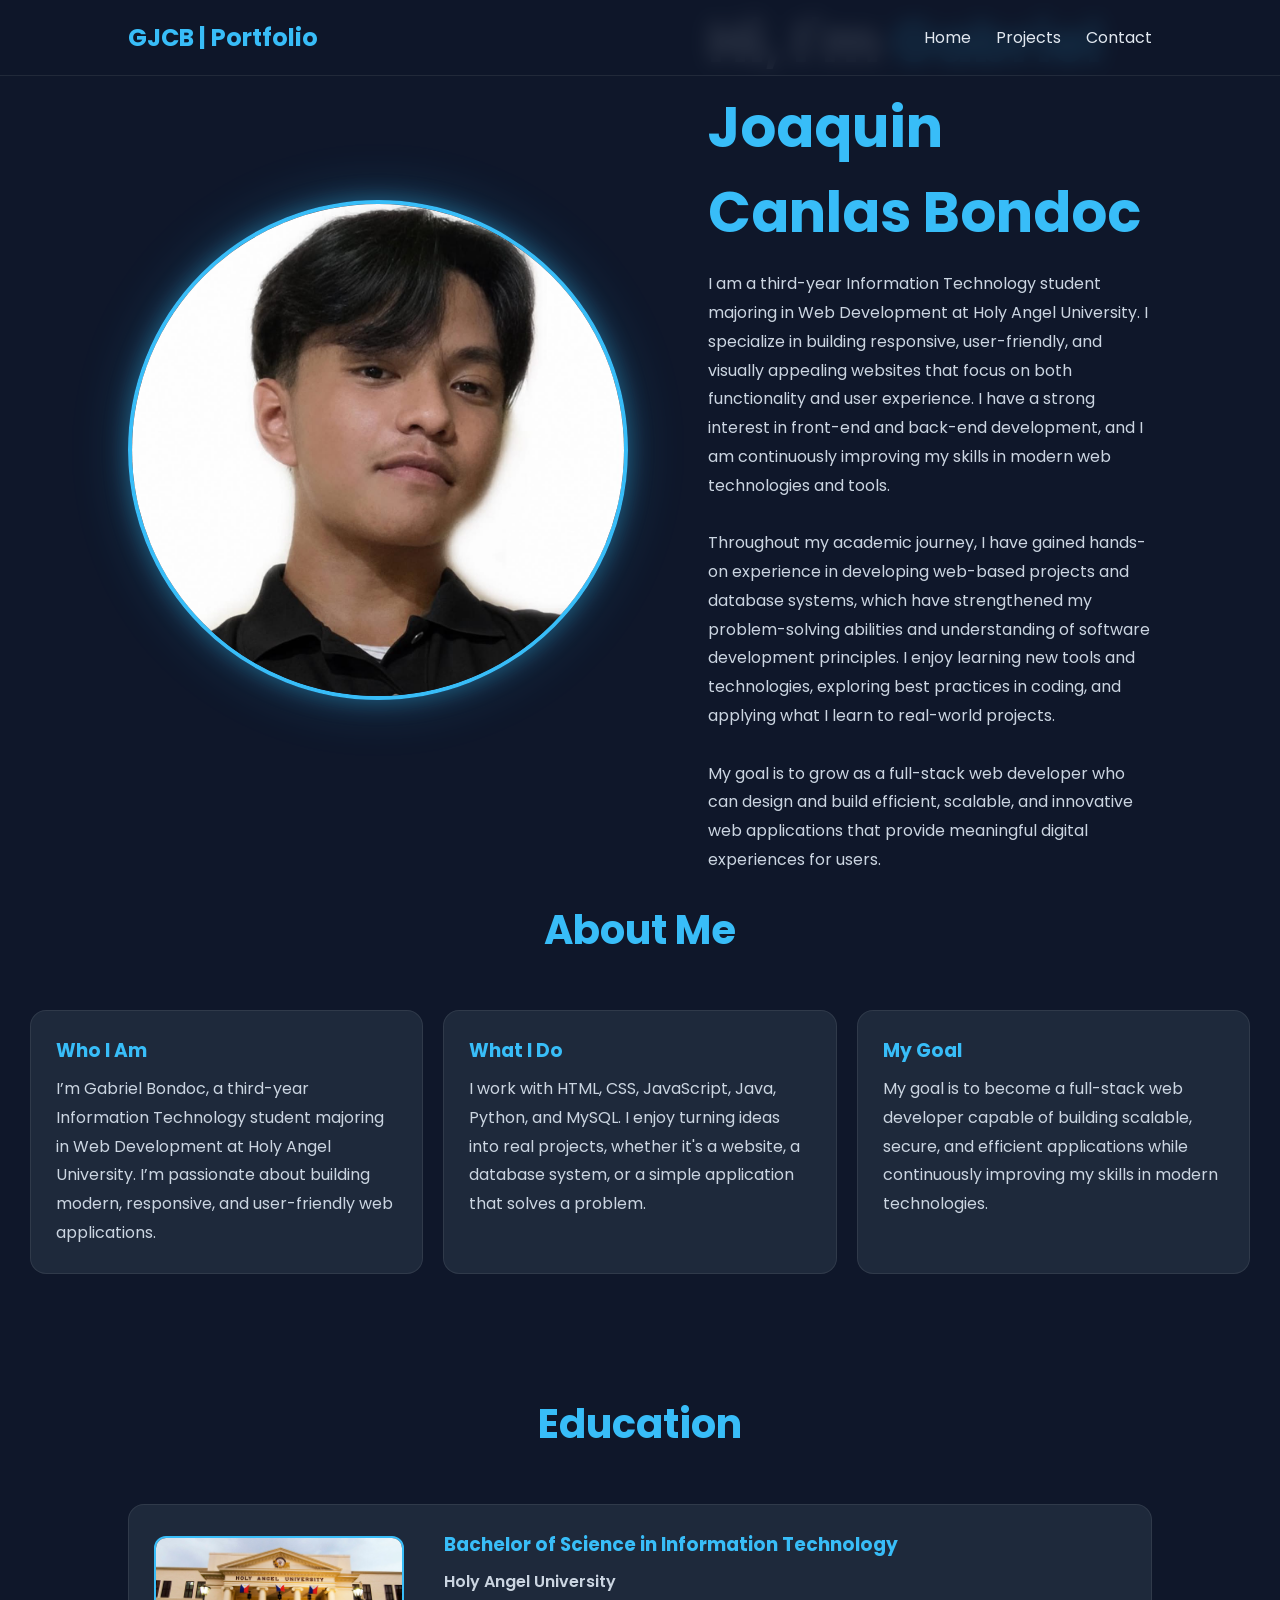
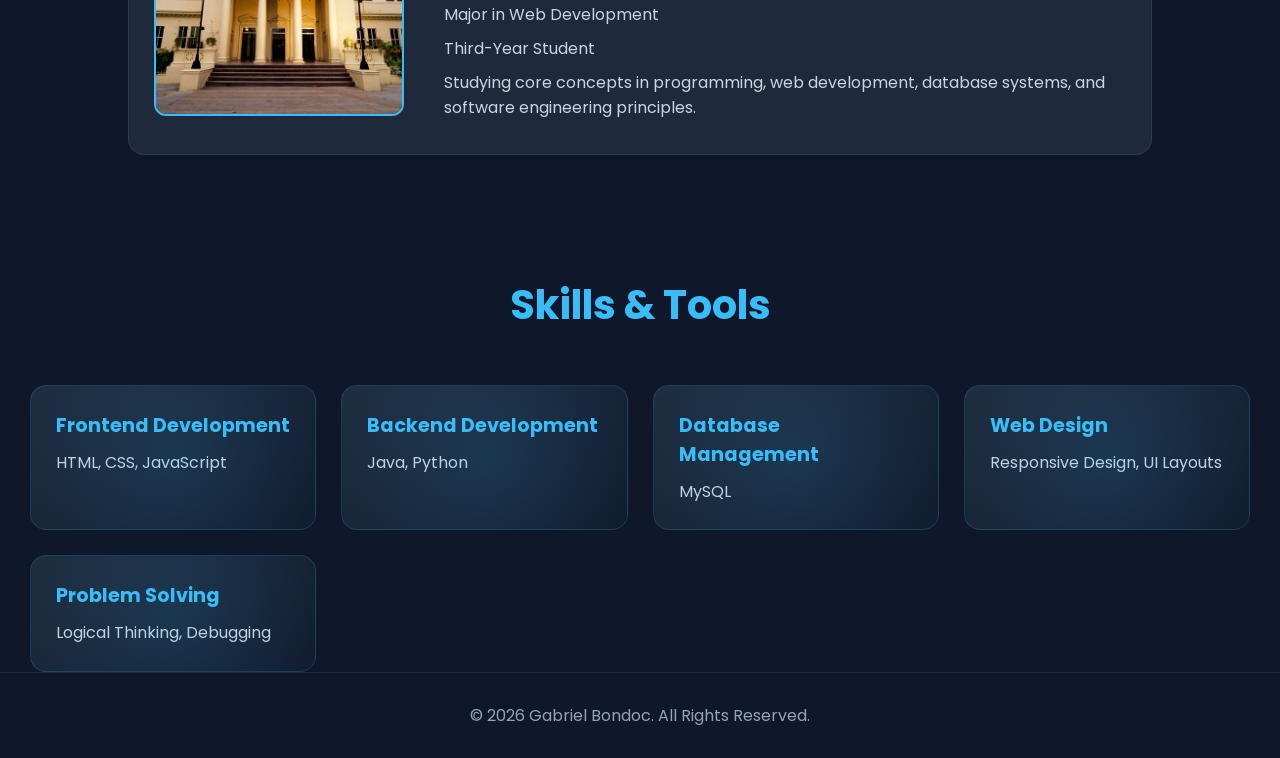
<file: index.html>
<!DOCTYPE html>
<html lang="en">
<head>
    <meta charset="UTF-8">
    <meta name="viewport" content="width=device-width, initial-scale=1.0">
    <title>Gabriel Joaquin Canlas Bondoc | Portfolio</title>

    <link rel="stylesheet" href="css/style.css">
</head>
<body>

    <!-- NAVIGATION -->
    <header>
        <h2>GJCB | Portfolio</h2>

        <nav>
            <ul>
                <li><a href="index.html">Home</a></li>
                <li><a href="projects.html">Projects</a></li>
                <li><a href="contact.html">Contact</a></li>
            </ul>
        </nav>
    </header>

    <!-- HERO SECTION -->
<main class="hero">

    <div class="hero-content">

        <!-- LEFT SIDE: IMAGE -->
        <div class="hero-image">
            <img src="images/displaypic.jpg" alt="Gabriel Bondoc">
        </div>

        <!-- RIGHT SIDE: TEXT -->
        <div class="hero-text">

            <h1>Hi, I'm <span>Gabriel Joaquin Canlas Bondoc </span></h1>

            <p>
                I am a third-year Information Technology student majoring in Web Development at Holy Angel University. I 
                specialize in building responsive, user-friendly, and visually appealing websites that focus on both functionality
                and user experience. I have a strong interest in front-end and back-end development, and I am continuously improving
                my skills in modern web technologies and tools.
                <br><br>
                Throughout my academic journey, I have gained hands-on experience in developing web-based projects and database 
                systems, which have strengthened my problem-solving abilities and understanding of software development principles. 
                I enjoy learning new tools and technologies, exploring best practices in coding, and applying what I learn to 
                real-world projects.
                <br><br>
                My goal is to grow as a full-stack web developer who can design and build efficient, scalable, and innovative 
                web applications that provide meaningful digital experiences for users.
            </p>

        </div>

    </div>

</main>

    <!-- ABOUT ME -->
<section class="about-section" id="about">

    <h2 class="section-title">About Me</h2>

    <div class="about-container">

        <div class="about-card">
            <h3>Who I Am</h3>
            <p>
                I’m Gabriel Bondoc, a third-year Information Technology student
                majoring in Web Development at Holy Angel University. I’m passionate
                about building modern, responsive, and user-friendly web applications.
            </p>
        </div>

        <div class="about-card">
            <h3>What I Do</h3>
            <p>
                I work with HTML, CSS, JavaScript, Java, Python, and MySQL.
                I enjoy turning ideas into real projects, whether it's a website,
                a database system, or a simple application that solves a problem.
            </p>
        </div>

        <div class="about-card">
            <h3>My Goal</h3>
            <p>
                My goal is to become a full-stack web developer capable of building
                scalable, secure, and efficient applications while continuously
                improving my skills in modern technologies.
            </p>
        </div>

    </div>

</section>

    <!-- EDUCATION -->
<section class="education-section" id="education">

    <h2 class="section-title">Education</h2>

    <div class="education-card">

        <!-- LEFT: IMAGE -->
        <div class="education-image">
            <img src="images/school.jpg" alt="Holy Angel University">
        </div>

        <!-- RIGHT: DETAILS -->
        <div class="education-info">

            <h3>Bachelor of Science in Information Technology</h3>

            <p class="school">
                Holy Angel University
            </p>

            <p>
                Major in Web Development
            </p>

            <p>
                Third-Year Student
            </p>

            <p>
                Studying core concepts in programming, web development,
                database systems, and software engineering principles.
            </p>

        </div>

    </div>

</section>


    <!-- SKILLS -->
<section class="skills-section" id="skills">

    <h2 class="section-title">Skills & Tools</h2>

    <div class="skills-container">

        <div class="skill-card">
            <h3>Frontend Development</h3>
            <p>HTML, CSS, JavaScript</p>
        </div>

        <div class="skill-card">
            <h3>Backend Development</h3>
            <p>Java, Python</p>
        </div>

        <div class="skill-card">
            <h3>Database Management</h3>
            <p>MySQL</p>
        </div>

        <div class="skill-card">
            <h3>Web Design</h3>
            <p>Responsive Design, UI Layouts</p>
        </div>

        <div class="skill-card">
            <h3>Problem Solving</h3>
            <p>Logical Thinking, Debugging</p>
        </div>

    </div>

</section>

    <!-- FOOTER -->
    <footer>

        <p>
            © 2026 Gabriel Bondoc. All Rights Reserved.
        </p>

    </footer>

</body>
</html>
</file>
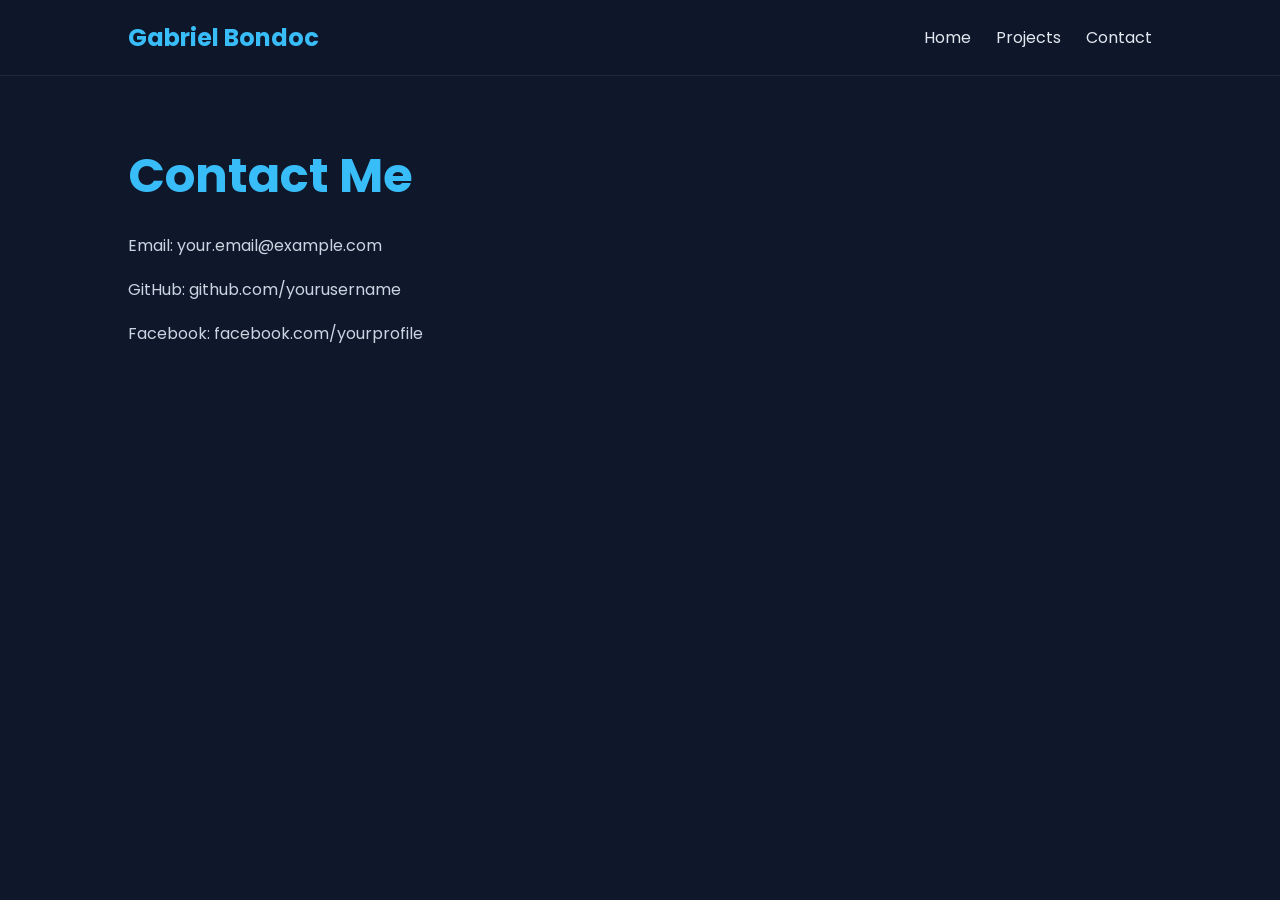
<file: contact.html>
<!DOCTYPE html>
<html>
<head>
    <title>Contact Me</title>
    <link rel="stylesheet" href="css/style.css">
</head>
<body>

<header>
    <h2>Gabriel Bondoc</h2>

    <nav>
        <ul>
            <li><a href="index.html">Home</a></li>
            <li><a href="projects.html">Projects</a></li>
            <li><a href="contact.html">Contact</a></li>
        </ul>
    </nav>
</header>

<section class="page-content">

    <h1>Contact Me</h1>

    <p>Email: your.email@example.com</p>
    <p>GitHub: github.com/yourusername</p>
    <p>Facebook: facebook.com/yourprofile</p>

</section>

</body>
</html>
</file>
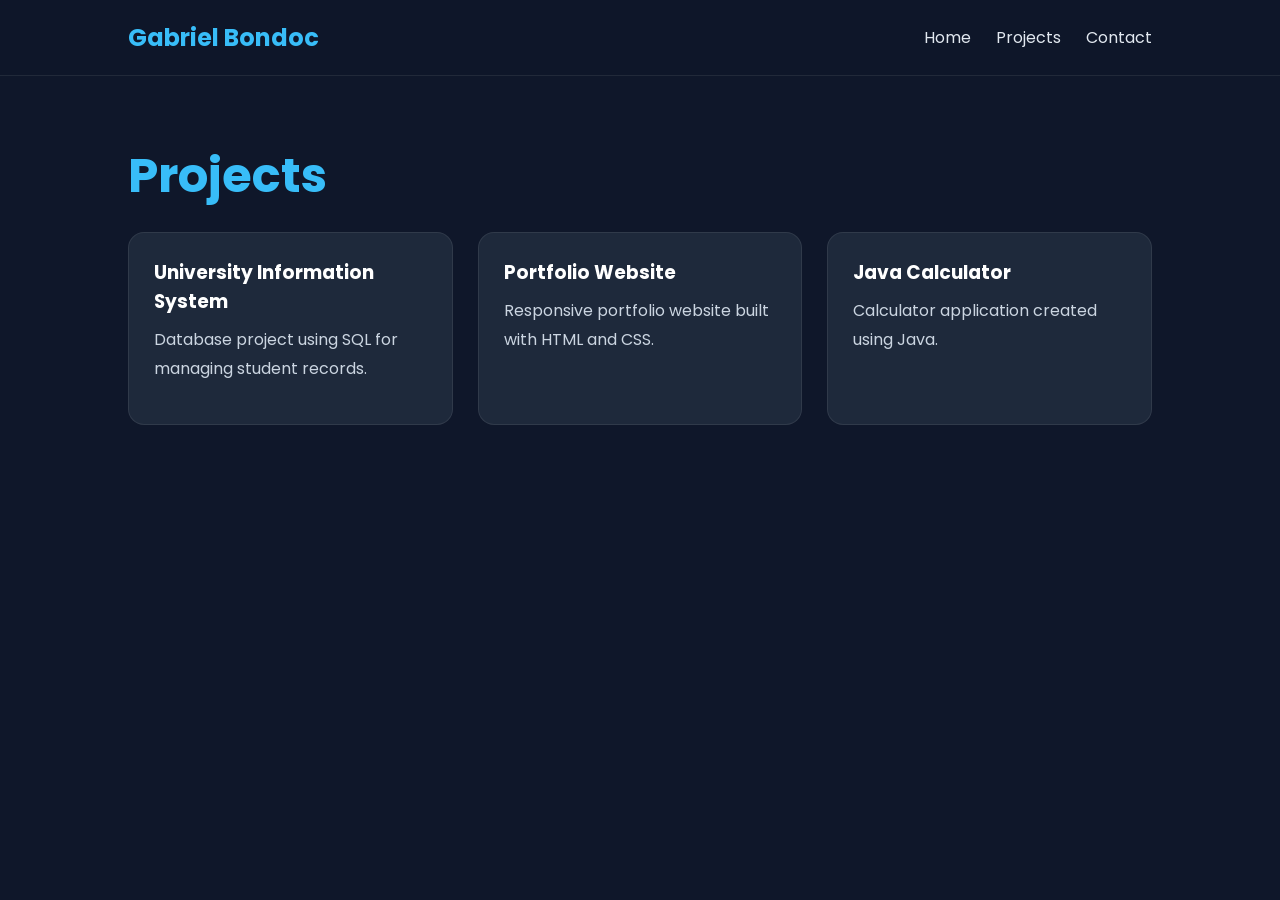
<file: projects.html>
<!DOCTYPE html>
<html>
<head>
    <title>Projects</title>
    <link rel="stylesheet" href="css/style.css">
</head>
<body>

<header>
    <h2>Gabriel Bondoc</h2>

    <nav>
        <ul>
            <li><a href="index.html">Home</a></li>
            <li><a href="projects.html">Projects</a></li>
            <li><a href="contact.html">Contact</a></li>
        </ul>
    </nav>
</header>

<section class="page-content">

    <h1>Projects</h1>

    <div class="projects">

        <div class="card">
            <h3>University Information System</h3>
            <p>
                Database project using SQL for managing student records.
            </p>
        </div>

        <div class="card">
            <h3>Portfolio Website</h3>
            <p>
                Responsive portfolio website built with HTML and CSS.
            </p>
        </div>

        <div class="card">
            <h3>Java Calculator</h3>
            <p>
                Calculator application created using Java.
            </p>
        </div>

    </div>

</section>

</body>
</html>
</file>
<file: css/style.css>
@import url('https://fonts.googleapis.com/css2?family=Poppins:wght@300;400;500;600;700&display=swap');

*{
    margin: 0;
    padding: 0;
    box-sizing: border-box;
    font-family: 'Poppins', sans-serif;
    scroll-behavior: smooth;
}

body{
    background: #0f172a;
    color: #e2e8f0;
}

/* HEADER */

header{
    position: fixed;
    width: 100%;
    top: 0;
    z-index: 1000;

    display: flex;
    justify-content: space-between;
    align-items: center;

    padding: 20px 10%;

    background: rgba(15, 23, 42, 0.85);
    backdrop-filter: blur(10px);
    border-bottom: 1px solid rgba(255,255,255,0.08);
}

header h2{
    color: #38bdf8;
}

nav ul{
    display: flex;
    gap: 25px;
    list-style: none;
}

nav a{
    color: #e2e8f0;
    text-decoration: none;
    transition: 0.3s;
}

nav a:hover{
    color: #38bdf8;
}

/* HERO */

.hero{
    min-height: 100vh;
    display: flex;
    align-items: center;
    justify-content: center;
    padding: 0 10%;
}

.hero-content{
    display: flex;
    align-items: center;
    justify-content: space-between;
    gap: 80px;
    width: 100%;
}

/* LEFT IMAGE */
.hero-image{
    flex: 1;
    display: flex;
    justify-content: center;
}

.hero-image img{
    width: 500px;
    height: 500px;
    object-fit: cover;

    border-radius: 50%;
    border: 4px solid #38bdf8;

    box-shadow:
        0 0 25px rgba(56,189,248,0.4),
        0 0 60px rgba(56,189,248,0.2);

    transition: 0.3s ease;
}

.hero-image img:hover{
    transform: scale(1.05);
}

/* RIGHT TEXT */
.hero-text{
    flex: 1;
}

.hero-text h1{
    font-size: 3.5rem;
    margin-bottom: 15px;
}

.hero-text span{
    color: #38bdf8;
}

.hero-text p{
    color: #cbd5e1;
    line-height: 1.8;
    margin-bottom: 25px;
}

/* BUTTONS */
.hero-buttons{
    display: flex;
    gap: 15px;
}

.secondary-btn{
    background: transparent;
    border: 2px solid #38bdf8;
    color: #38bdf8;
}

.secondary-btn:hover{
    background: #38bdf8;
    color: #0f172a;
}

/* SECTIONS */

/* SECTION TITLE */
.section-title{
    font-size: 2.5rem;
    color: #38bdf8;
    text-align: center;
    margin-bottom: 50px;
}

/* ABOUT CONTAINER */
.about-container{
    display: grid;
    grid-template-columns: repeat(auto-fit, minmax(280px, 1fr));
    gap: 20px;
    padding-left: 30px;
    padding-right: 30px;
}

/* ABOUT CARDS */
.about-card{
    background: #1e293b;
    border: 1px solid rgba(255,255,255,0.08);
    padding: 25px;
    border-radius: 16px;

    transition: 0.4s ease;

    opacity: 0.9;
    transform: translateY(20px);
}

/* HOVER EFFECT */
.about-card:hover{
    transform: translateY(-10px) scale(1.02);
    border-color: #38bdf8;
    box-shadow: 0 0 25px rgba(56,189,248,0.15);
}

/* CARD TITLE */
.about-card h3{
    color: #38bdf8;
    margin-bottom: 10px;
}

/* TEXT */
.about-card p{
    color: #cbd5e1;
    line-height: 1.8;
}

/* SMOOTH FADE-IN ANIMATION */
.about-card{
    animation: fadeUp 0.8s ease forwards;
}

.about-card:nth-child(1){ animation-delay: 0.1s; }
.about-card:nth-child(2){ animation-delay: 0.2s; }
.about-card:nth-child(3){ animation-delay: 0.3s; }

@keyframes fadeUp{
    from{
        opacity: 0;
        transform: translateY(30px);
    }
    to{
        opacity: 1;
        transform: translateY(0);
    }
}

/* PROJECTS */

.projects{
    display: grid;
    grid-template-columns: repeat(auto-fit,minmax(280px,1fr));
    gap: 25px;
}

.card{
    background: #1e293b;
    border: 1px solid rgba(255,255,255,0.08);

    padding: 25px;
    border-radius: 16px;

    transition: 0.3s;
}

.card:hover{
    transform: translateY(-10px);
    border-color: #38bdf8;
    box-shadow: 0 0 20px rgba(56,189,248,0.15);
}

.card h3{
    margin-bottom: 10px;
    color: white;
}

.card p{
    color: #94a3b8;
}

/* SKILLS GRID CONTAINER */
.skills-container{
    display: grid;
    grid-template-columns: repeat(auto-fit, minmax(250px, 1fr));
    gap: 25px;
    padding-left: 30px;
    padding-right: 30px;
}

/* SKILL CARD */
.skill-card{
    background: linear-gradient(145deg, #1e293b, #0f172a);
    border: 1px solid rgba(56,189,248,0.2);

    padding: 25px;
    border-radius: 16px;

    transition: 0.4s ease;

    position: relative;
    overflow: hidden;
}

/* GLOW EFFECT */
.skill-card::before{
    content: "";
    position: absolute;
    top: -50%;
    left: -50%;
    width: 200%;
    height: 200%;

    background: radial-gradient(circle, rgba(56,189,248,0.15), transparent 60%);
    transform: rotate(25deg);
}

/* HOVER EFFECT */
.skill-card:hover{
    transform: translateY(-10px);
    border-color: #38bdf8;
    box-shadow: 0 0 25px rgba(56,189,248,0.2);
}

/* TITLE */
.skill-card h3{
    color: #38bdf8;
    margin-bottom: 10px;
    font-size: 1.2rem;
}

/* DESCRIPTION */
.skill-card p{
    color: #cbd5e1;
    line-height: 1.6;
}

/* SECTION TITLE */
.section-title{
    font-size: 2.5rem;
    color: #38bdf8;
    text-align: center;
    margin-bottom: 50px;
}

/* CONTACT */

#contact p{
    margin-bottom: 10px;
    color: #cbd5e1;
}

/* FOOTER */

footer{
    text-align: center;
    padding: 30px;
    border-top: 1px solid rgba(255,255,255,0.08);
    color: #94a3b8;
}

/* SCROLLBAR */

::-webkit-scrollbar{
    width: 8px;
}

::-webkit-scrollbar-track{
    background: #0f172a;
}

::-webkit-scrollbar-thumb{
    background: #38bdf8;
    border-radius: 10px;
}

/* RESPONSIVE */

@media(max-width:768px){

    header{
        flex-direction: column;
        gap: 15px;
    }

    nav ul{
        flex-wrap: wrap;
        justify-content: center;
    }

    .hero h1{
        font-size: 2.5rem;
    }

    section h2{
        font-size: 2rem;
    }
}

.page-content{
    min-height: 100vh;
    padding: 140px 10% 100px;
}

.page-content h1{
    font-size: 3rem;
    color: #38bdf8;
    margin-bottom: 20px;
}

.page-content p{
    color: #cbd5e1;
    line-height: 1.8;
    margin-bottom: 15px;
}

/* EDUCATION SECTION */
.education-section{
    padding: 120px 10%;
}

/* CARD LAYOUT */
.education-card{
    display: flex;
    align-items: center;
    gap: 40px;

    background: #1e293b;
    border: 1px solid rgba(255,255,255,0.08);

    padding: 25px;
    border-radius: 16px;

    transition: 0.4s ease;
}

/* HOVER EFFECT */
.education-card:hover{
    transform: translateY(-8px);
    border-color: #38bdf8;
    box-shadow: 0 0 25px rgba(56,189,248,0.15);
}

/* IMAGE SIDE */
.education-image img{
    width: 250px;
    height: 180px;
    object-fit: cover;

    border-radius: 12px;
    border: 2px solid #38bdf8;
}

/* TEXT SIDE */
.education-info h3{
    color: #38bdf8;
    margin-bottom: 10px;
}

.education-info p{
    color: #cbd5e1;
    line-height: 1.6;
    margin-bottom: 8px;
}

.school{
    font-weight: 600;
    color: white;
}

/* RESPONSIVE */
@media(max-width:768px){
    .education-card{
        flex-direction: column;
        text-align: center;
    }

    .education-image img{
        width: 100%;
        height: auto;
    }
}
</file>
